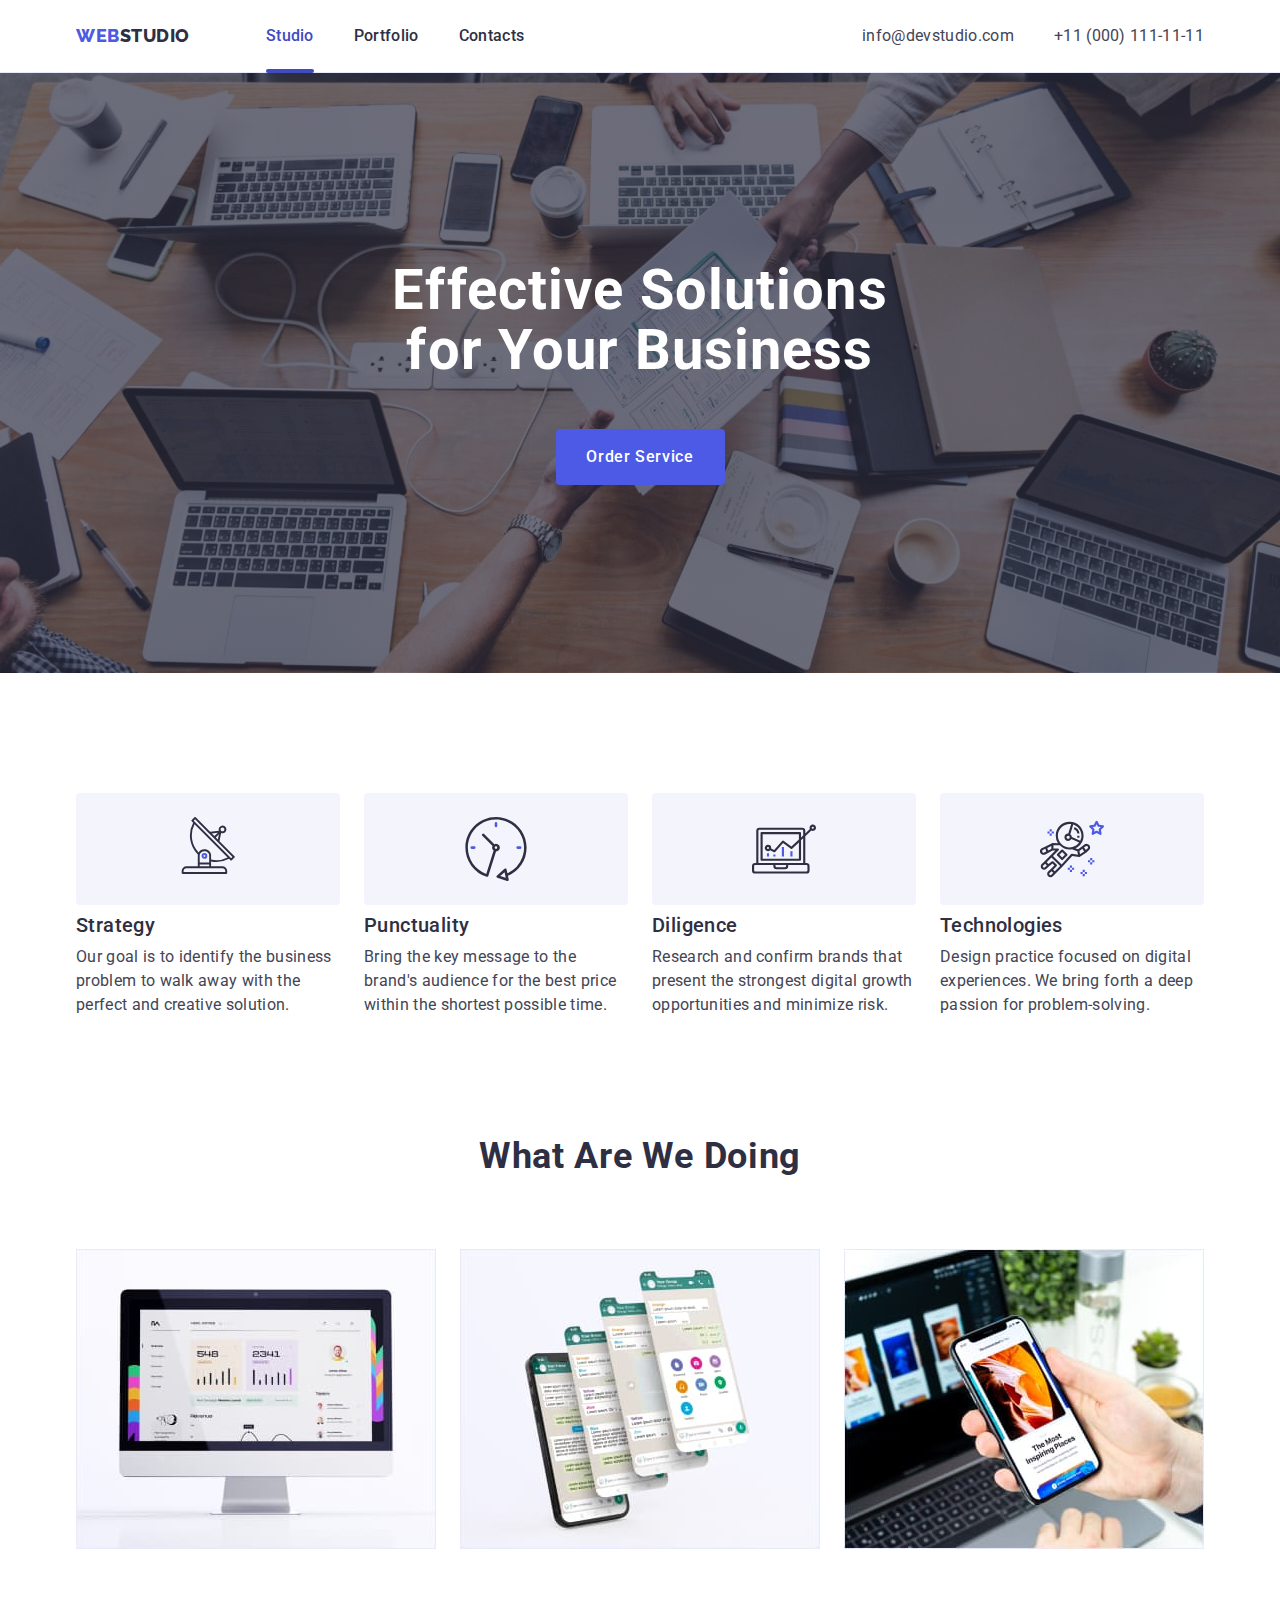
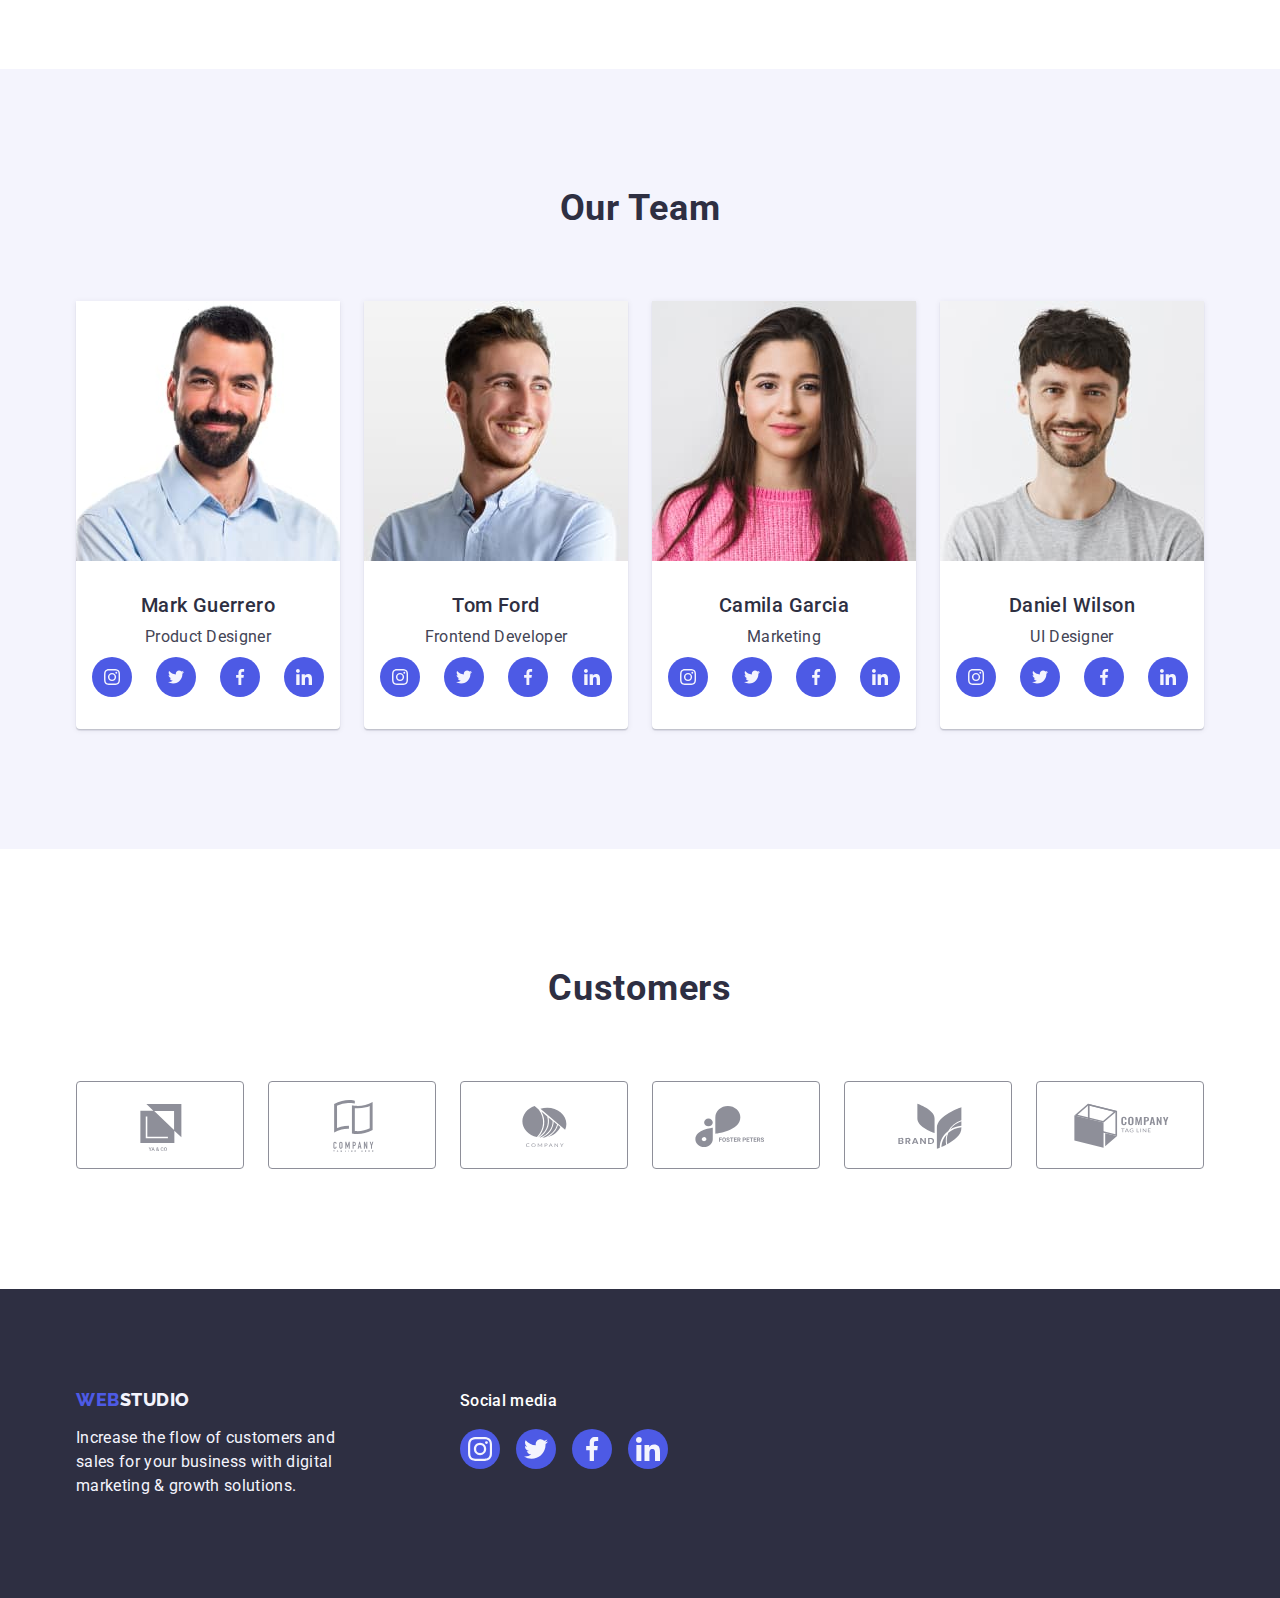
<file: index.html>
<!DOCTYPE html>
<html lang="en">

<head>
    <meta charset="UTF-8">
    <meta http-equiv="X-UA-Compatible" content="IE=edge">
    <meta name="viewport" content="width=device-width, initial-scale=1.0">
    <title>WebStudio</title>
    <link rel="preconnect" href="https://fonts.googleapis.com">
    <link rel="preconnect" href="https://fonts.gstatic.com" crossorigin>
    <link href="https://fonts.googleapis.com/css2?family=Raleway:wght@800&family=Roboto:wght@400;500;700&display=swap"
        rel="stylesheet">
    <link rel="stylesheet"
        href="https://cdnjs.cloudflare.com/ajax/libs/modern-normalize/2.0.0/modern-normalize.min.css">
    <link rel="stylesheet" href="./css/styles.css">
</head>

<body>
    <header class="page-header header">
        <div class="container header-container">
            <nav class="header-nav">
                <a class="logotepy-link link">Web<span class="logo">Studio</span></a>
                <ul class="site-nav list">
                    <li class="header-item"><a href="./index.html" class="header-link link current">Studio</a></li>
                    <li class="header-item"><a href="./portfolio.html" class="header-link link">Portfolio</a></li>
                    <li class="header-item"><a href="" class="header-link link">Contacts</a></li>
                </ul>
            </nav>

            <address class="page-adress">
                <ul class="auth-nav list">
                    <li class="adress-item"><a href="mailto:info@devstudio.com"
                            class="header-adress-link link">info@devstudio.com</a>
                    </li>
                    <li class="adress-item"><a href="tel:+110001111111" class="header-adress-link link">+11 (000)
                            111-11-11</a>
                    </li>
                </ul>
            </address>
        </div>
    </header>

    <main>
        <!--section1 -->
        <section class="section-hero list">
            <div class="container container-hero">
                <h1 class="hero-title">Effective Solutions
                    for Your Business</h1>
                <button type="button" class="hero-link-btn" data-modal-open>Order Service</button>
            </div>
        </section>
        <!--section2 -->
        <section class="section-visuali">
            <div class="container container-text">
                <h2 class="visuali-hidden">Happy</h2>
                <ul class="list list-text">
                    <li class="list-item">
                        <div class="icon">
                            <svg width="64" height="64">
                                <use href="./images/icons.svg#icon-antenna"></use>
                            </svg>
                        </div>
                        <h3 class="subtitle">Strategy</h3>
                        <p class="text">
                            Our goal is to identify the business
                            problem to walk away with the perfect and creative solution.
                        </p>
                    </li>
                    <li class="list-item">
                        <div class="icon">
                            <svg width="64" height="64">
                                <use href="./images/icons.svg#icon-clock"></use>
                            </svg>
                        </div>
                        <h3 class="subtitle">Punctuality</h3>
                        <p class="text">
                            Bring the key message to the brand's audience for the best price within the shortest
                            possible time.
                        </p>
                    </li>
                    <li class="list-item">
                        <div class="icon">
                            <svg width="64" height="64">
                                <use href="./images/icons.svg#icon-diagram"></use>
                            </svg>
                        </div>
                        <h3 class="subtitle">Diligence</h3>
                        <p class="text">
                            Research and confirm brands that present the strongest digital growth opportunities and
                            minimize risk.
                        </p>
                    </li>
                    <li class="list-item">
                        <div class="icon">
                            <svg width="64" height="64">
                                <use href="./images/icons.svg#icon-astronaut"></use>
                            </svg>
                        </div>
                        <h3 class="subtitle">Technologies</h3>
                        <p class="text">
                            Design practice focused on digital experiences. We bring forth a deep passion for
                            problem-solving.
                        </p>
                    </li>
                </ul>
            </div>
        </section>
        <!--section3-->
        <section class="section-doing">
            <div class="container page-doing">
                <h2 class="title-page caption-page">What are we doing</h2>
                <ul class="list list-imeges">
                    <li class="image-item">
                        <img src="./images/computer.jpg" class="image-one-item" alt="computer" width="360" height="300">
                    </li>
                    <li class="image-item">
                        <img src="./images/telephone.jpg" class="image-two-item" alt="telephone" width="360"
                            height="300">
                    </li>
                    <li class="image-item">
                        <img src="./images/laptop-and-telephone.jpg" class="image-three-item" alt="laptop and telephone"
                            width="360" height="300">
                    </li>
                </ul>
            </div>
        </section>
        <!--section4-->
        <section class="section-team">
            <div class="container">
                <h2 class="title-page">Our Team</h2>
                <ul class="list-items">
                    <li class="team-item">
                        <img src="./images/MarkGuerrero.jpg" class="image-one-item" alt="photo Mark Guerrero"
                            width="264" height="260">

                        <div class="team-info">
                            <h3 class="team-item-title">Mark Guerrero</h3>
                            <p class="team-item-text">Product Designer</p>
                            <ul class="soc-list list">
                                <li class="soc-item list">
                                    <a href="" class="link soc-link" target="_blank" rel="noopener noreferrer">
                                        <svg class="team-soc-icon" width="16" height="16">
                                            <use href="./images/icons.svg#icon-instagram"></use>
                                        </svg>
                                    </a>
                                </li>
                                <li class="soc-item list">
                                    <a href="" class="link soc-link" target="_blank" rel="noopener noreferrer">
                                        <svg class="team-soc-icon" width="16" height="16">
                                            <use href="./images/icons.svg#icon-twitter"></use>
                                        </svg>
                                    </a>
                                </li>
                                <li class="soc-item list">
                                    <a href="" class="link soc-link" target="_blank" rel="noopener noreferrer">
                                        <svg class="team-soc-icon" width="16" height="16">
                                            <use href="./images/icons.svg#icon-facebook"></use>
                                        </svg>
                                    </a>
                                </li>
                                <li class="soc-item list">
                                    <a href="" class="link soc-link" target="_blank" rel="noopener noreferrer">
                                        <svg class="team-soc-icon" width="16" height="16">
                                            <use href="./images/icons.svg#icon-linkedin"></use>
                                        </svg>
                                    </a>
                                </li>
                            </ul>
                        </div>
                    </li>

                    <li class="team-item">
                        <img src="./images/TomFord.jpg" class="image-two-item" alt="photo Tom Ford" width="264"
                            height="260">
                        <div class="team-info">
                            <h3 class="team-item-title">Tom Ford</h3>
                            <p class="team-item-text">Frontend Developer</p>
                            <ul class="soc-list list">
                                <li class="soc-item list">
                                    <a href="" class="link soc-link" target="_blank" rel="noopener noreferrer">
                                        <svg class="team-soc-icon" width="16" height="16">
                                            <use href="./images/icons.svg#icon-instagram"></use>
                                        </svg>
                                    </a>
                                </li>
                                <li class="soc-item list">
                                    <a href="" class="link soc-link" target="_blank" rel="noopener noreferrer">
                                        <svg class="team-soc-icon" width="16" height="16">
                                            <use href="./images/icons.svg#icon-twitter"></use>
                                        </svg>
                                    </a>
                                </li>
                                <li class="soc-item list">
                                    <a href="" class="link soc-link" target="_blank" rel="noopener noreferrer">
                                        <svg class="team-soc-icon" width="16" height="16">
                                            <use href="./images/icons.svg#icon-facebook"></use>
                                        </svg>
                                    </a>
                                </li>
                                <li class="soc-item list">
                                    <a href="" class="link soc-link" target="_blank" rel="noopener noreferrer">
                                        <svg class="team-soc-icon" width="16" height="16">
                                            <use href="./images/icons.svg#icon-linkedin"></use>
                                        </svg>
                                    </a>
                                </li>
                            </ul>
                        </div>
                    </li>

                    <li class="team-item">
                        <img src="./images/CamilaGarcia.jpg" class="image-three-item" alt="photo Camila Garcia"
                            width="264" height="260">
                        <div class="team-info">
                            <h3 class="team-item-title">Camila Garcia</h3>
                            <p class="team-item-text"> Marketing</p>
                            <ul class="soc-list list">
                                <li class="soc-item list">
                                    <a href="" class="link soc-link" target="_blank" rel="noopener noreferrer">
                                        <svg class="team-soc-icon" width="16" height="16">
                                            <use href="./images/icons.svg#icon-instagram"></use>
                                        </svg>
                                    </a>
                                </li>
                                <li class="soc-item list">
                                    <a href="" class="link soc-link" target="_blank" rel="noopener noreferrer">
                                        <svg class="team-soc-icon" width="16" height="16">
                                            <use href="./images/icons.svg#icon-twitter"></use>
                                        </svg>
                                    </a>
                                </li>
                                <li class="soc-item list">
                                    <a href="" class="link soc-link" target="_blank" rel="noopener noreferrer">
                                        <svg class="team-soc-icon" width="16" height="16">
                                            <use href="./images/icons.svg#icon-facebook"></use>
                                        </svg>
                                    </a>
                                </li>
                                <li class="soc-item list">
                                    <a href="" class="link soc-link" target="_blank" rel="noopener noreferrer">
                                        <svg class="team-soc-icon" width="16" height="16">
                                            <use href="./images/icons.svg#icon-linkedin"></use>
                                        </svg>
                                    </a>
                                </li>
                            </ul>
                        </div>
                    </li>

                    <li class="team-item">
                        <img src="./images/DanielWilson.jpg" class="image-four-item" alt="photo Daniel Wilson"
                            width="264" height="260">
                        <div class="team-info">
                            <h3 class="team-item-title">Daniel Wilson</h3>
                            <p class="team-item-text">UI Designer</p>
                            <ul class="soc-list list">
                                <li class="soc-item list">
                                    <a href="" class="link soc-link" target="_blank" rel="noopener noreferrer">
                                        <svg class="team-soc-icon" width="16" height="16">
                                            <use href="./images/icons.svg#icon-instagram"></use>
                                        </svg>
                                    </a>
                                </li>
                                <li class="soc-item list">
                                    <a href="" class="link soc-link" target="_blank" rel="noopener noreferrer">
                                        <svg class="team-soc-icon" width="16" height="16">
                                            <use href="./images/icons.svg#icon-twitter"></use>
                                        </svg>
                                    </a>
                                </li>
                                <li class="soc-item list">
                                    <a href="" class="link soc-link" target="_blank" rel="noopener noreferrer">
                                        <svg class="team-soc-icon" width="16" height="16">
                                            <use href="./images/icons.svg#icon-facebook"></use>
                                        </svg>
                                    </a>
                                </li>
                                <li class="soc-item list">
                                    <a href="" class="link soc-link" target="_blank" rel="noopener noreferrer">
                                        <svg class="team-soc-icon" width="16" height="16">
                                            <use href="./images/icons.svg#icon-linkedin"></use>
                                        </svg>
                                    </a>
                                </li>
                            </ul>
                        </div>
                    </li>
                </ul>
            </div>
        </section>
        <!-- section 5 -->
        <section class="section-customers">
            <div class="container">
                <h2 class="title-page">Customers</h2>
                <ul class="list list-customers">
                    <li class="customer-item">
                        <a class="link customer-link" href="">
                            <svg class="customer-icon" width="104" height="56">
                                <use href="./images/icons.svg#icon-Logo"> </use>
                            </svg>
                        </a>
                    </li>
                    <li class="customer-item">
                        <a class="link customer-link" href="">
                            <svg class="customer-icon" width="104" height="56">
                                <use href="./images/icons.svg#icon-Logo-1"> </use>
                            </svg>
                        </a>
                    </li>
                    <li class="customer-item">
                        <a class="link customer-link" href="">
                            <svg class="customer-icon" width="104" height="56">
                                <use href="./images/icons.svg#icon-Logo-2"> </use>
                            </svg>
                        </a>
                    </li>
                    <li class="customer-item">
                        <a class="link customer-link" href="">
                            <svg class="customer-icon" width="104" height="56">
                                <use href="./images/icons.svg#icon-Logo-3"> </use>
                            </svg>
                        </a>
                    </li>
                    <li class="customer-item">
                        <a class="link customer-link" href="">
                            <svg class="customer-icon" width="104" height="56">
                                <use href="./images/icons.svg#icon-Logo-4"> </use>
                            </svg>
                        </a>
                    </li>
                    <li class="customer-item">
                        <a class="link customer-link" href="">
                            <svg class="customer-icon" width="104" height="56">
                                <use href="./images/icons.svg#icon-Logo-5"> </use>
                            </svg>
                        </a>
                    </li>
                </ul>
            </div>
        </section>
    </main>

    <footer class="page-footer">
        <div class="container footer-container">
            <div class="tex-footer-container">
                <a class="logotepy-link-footer link">Web<span class="logo-footer">Studio</span></a>
                <p class="text-footer">Increase the flow of customers and sales for your business with digital marketing
                    &
                    growth solutions.</p>
            </div>

            <div class="soc-footer-container">
                <p class="soc-text-footer">Social media</p>
                <ul class="soc-footer-list list">
                    <li class="footer-item">
                        <a href="" class="soc-footer-link link" target="_blank" rel="noopener noreferrer">
                            <svg class="soc-footer-icon" width="24" height="24">
                                <use href="./images/icons.svg#icon-instagram"></use>
                            </svg>
                        </a>
                    </li>

                    <li class="footer-item">
                        <a href="" class="soc-footer-link link" target="_blank" rel="noopener noreferrer">
                            <svg class="soc-footer-icon" width="24" height="24">
                                <use href="./images/icons.svg#icon-twitter"></use>
                            </svg>
                        </a>
                    </li>

                    <li class="footer-item">
                        <a href="" class="soc-footer-link link" target="_blank" rel="noopener noreferrer">
                            <svg class="soc-footer-icon" width="24" height="24">
                                <use href="./images/icons.svg#icon-facebook"></use>
                            </svg>
                        </a>
                    </li>

                    <li class="footer-item">
                        <a href="" class="soc-footer-link link" target="_blank" rel="noopener noreferrer">
                            <svg class="soc-footer-icon" width="24" height="24">
                                <use href="./images/icons.svg#icon-linkedin"></use>
                            </svg>
                        </a>
                    </li>
                </ul>
            </div>
        </div>
    </footer>

    <div class="backdrop is-hidden" data-modal>
        <div class="modal">
            <button type="button" class="modal-close" data-modal-close>
                <svg class="modal-close-icon" width="8" height="8">
                    <use href="./images/icons.svg#icon-close-black-18dp-2-1"> </use>
                </svg>
            </button>
        </div>
    </div>
    <script src="./js/modal.js"></script>
</body>

</html>
</file>
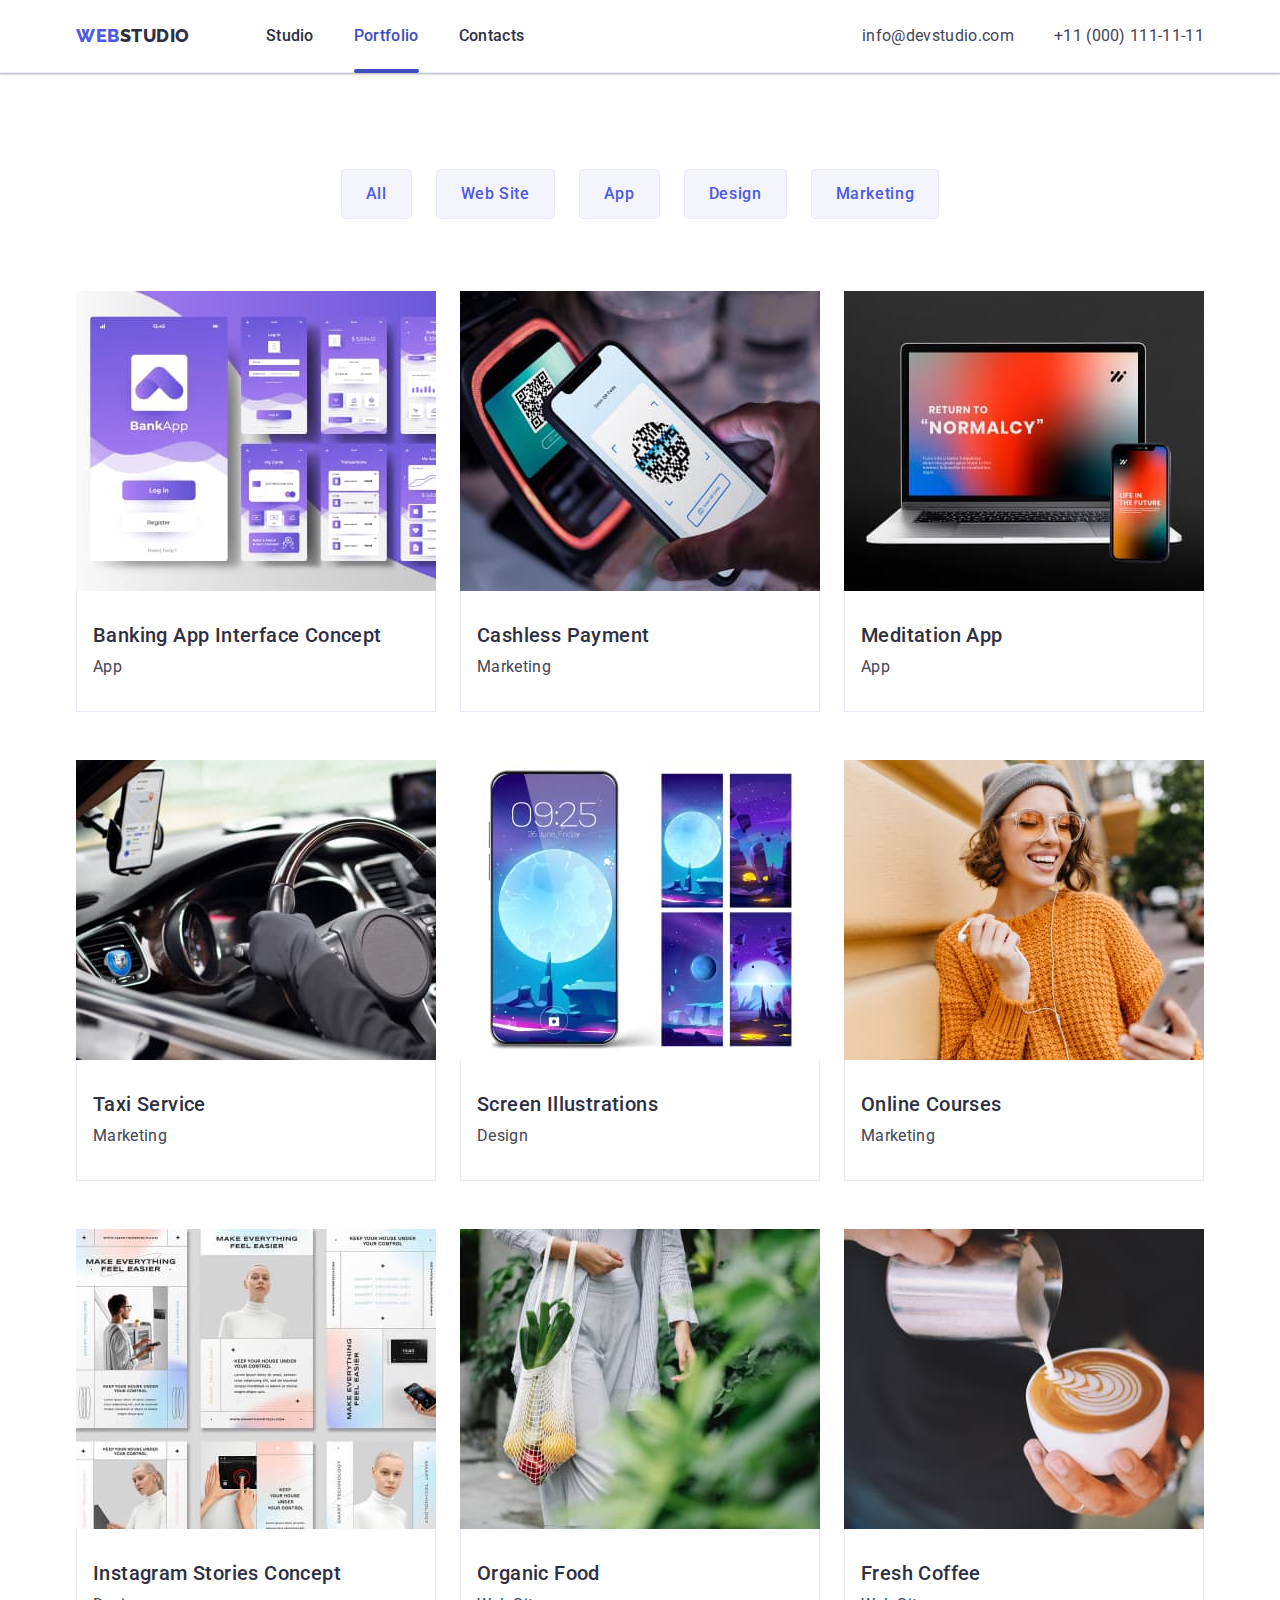
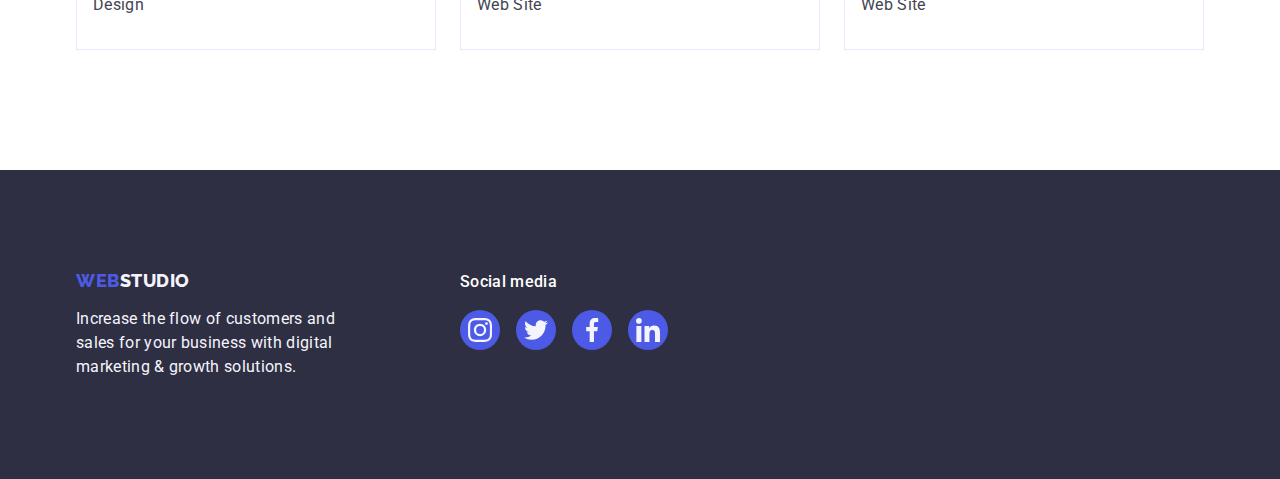
<file: portfolio.html>
<!DOCTYPE html>
<html lang="en">

<head>
    <meta charset="UTF-8">
    <meta http-equiv="X-UA-Compatible" content="IE=edge">
    <meta name="viewport" content="width=device-width, initial-scale=1.0">
    <title>WebStudio</title>
    <link rel="preconnect" href="https://fonts.googleapis.com">
    <link rel="preconnect" href="https://fonts.gstatic.com" crossorigin>
    <link href="https://fonts.googleapis.com/css2?family=Raleway:wght@800&family=Roboto:wght@400;500;700&display=swap"
        rel="stylesheet">
    <link rel="stylesheet"
        href="https://cdnjs.cloudflare.com/ajax/libs/modern-normalize/2.0.0/modern-normalize.min.css">
    <link rel="stylesheet" href="./css/styles.css">
</head>

<body>
    <header class="page-header header">
        <div class="container header-container">
            <nav class="header-nav">
                <a class="logotepy-link link">Web<span class="logo">Studio</span></a>
                <ul class="site-nav list">
                    <li class="header-item"><a href="./index.html" class="header-link link">Studio</a></li>
                    <li class="header-item"><a href="./portfolio.html" class="header-link link current">Portfolio</a>
                    </li>
                    <li class="header-item"><a href="" class="header-link link">Contacts</a></li>
                </ul>
            </nav>

            <address class="page-adress">
                <ul class="auth-nav list">
                    <li class="adress-item"><a href="mailto:info@devstudio.com"
                            class="header-adress-link link">info@devstudio.com</a>
                    </li>
                    <li class="adress-item"><a href="tel:+110001111111" class="header-adress-link link">+11 (000)
                            111-11-11</a>
                    </li>
                </ul>
            </address>
        </div>
    </header>

    <main>
        <!-- section -->
        <section class="section-filters">
            <div class="container">
                <h1 class="visuali-hidden">My portfolio</h1>
                <ul class="list list-filters">
                    <li> <button type="button" class="filter-link-btn">All</button>
                    <li> <button type="button" class="filter-link-btn">Web Site</button>
                    <li> <button type="button" class="filter-link-btn">App</button>
                    <li> <button type="button" class="filter-link-btn">Design</button>
                    <li> <button type="button" class="filter-link-btn">Marketing</button>
                    </li>
                </ul>
                <ul class="list list-portfolio">
                    <li class="portfolio-item">
                        <a class="link portfolio-link" href="">
                            <div class="portfolio-wrap">
                                <img src="./images/banking.jpg" class="image-one-item" alt="banking" width="360"
                                    height="300">
                                <p class="portfolio-text">14 Stylish and User-Friendly App Design Concepts · Task
                                    Manager
                                    App · Calorie Tracker App · Exotic Fruit Ecommerce App ·
                                    Cloud Storage App</p>
                            </div>
                            <div class="portfolio-info">
                                <h2 class="portfolio-item-title">Banking App Interface Concept</h2>
                                <p class="text">App</p>
                            </div>
                        </a>
                    </li>
                    <li class="portfolio-item">
                        <a class="link portfolio-link" href="">
                            <div class="portfolio-wrap">
                                <img src="./images/cashless.jpg" class="image-two-item" alt="Cashless" width="360"
                                    height="300">
                                <p class="portfolio-text">14 Stylish and User-Friendly App Design Concepts · Task
                                    Manager
                                    App · Calorie Tracker App · Exotic Fruit Ecommerce App ·
                                    Cloud Storage App</p>
                            </div>
                            <div class="portfolio-info">
                                <h2 class="portfolio-item-title">Cashless Payment</h2>
                                <p class="text">Marketing</p>
                            </div>
                        </a>
                    </li>
                    <li class="portfolio-item">
                        <a class="link portfolio-link" href="">
                            <div class="portfolio-wrap">
                                <img src="./images/meditation.jpg" class="image-three-item" alt="Meditation App"
                                    width="360" height="300">
                                <p class="portfolio-text">14 Stylish and User-Friendly App Design Concepts · Task
                                    Manager
                                    App · Calorie Tracker App · Exotic Fruit Ecommerce App ·
                                    Cloud Storage App</p>
                            </div>
                            <div class="portfolio-info">
                                <h2 class="portfolio-item-title">Meditation App</h2>
                                <p class="text">App</p>
                            </div>
                        </a>
                    </li>
                    <li class="portfolio-item">
                        <a class="link portfolio-link" href="">
                            <div class="portfolio-wrap">
                                <img src="./images/taxi.jpg" class="image-four-item" alt="Taxi Service" width="360"
                                    height="300">
                                <p class="portfolio-text">14 Stylish and User-Friendly App Design Concepts · Task
                                    Manager
                                    App · Calorie Tracker App · Exotic Fruit Ecommerce App ·
                                    Cloud Storage App</p>
                            </div>
                            <div class="portfolio-info">
                                <h2 class="portfolio-item-title">Taxi Service</h2>
                                <p class="text">Marketing</p>
                            </div>
                        </a>
                    </li>
                    <li class="portfolio-item">
                        <a class="link portfolio-link" href="">
                            <div class="portfolio-wrap">
                                <img src="./images/screen.jpg" class="image-five-item" alt="Screen Illustrations"
                                    width="360" height="300">
                                <p class="portfolio-text">14 Stylish and User-Friendly App Design Concepts · Task
                                    Manager
                                    App · Calorie Tracker App · Exotic Fruit Ecommerce App ·
                                    Cloud Storage App</p>
                            </div>
                            <div class="portfolio-info">
                                <h2 class="portfolio-item-title">Screen Illustrations</h2>
                                <p class="text">Design</p>
                            </div>
                        </a>
                    </li>
                    <li class="portfolio-item">
                        <a class="link portfolio-link" href="">
                            <div class="portfolio-wrap">
                                <img src="./images/online.jpg" class="image-six-item" alt="Online Courses" width="360"
                                    height="300">
                                <p class="portfolio-text">14 Stylish and User-Friendly App Design Concepts · Task
                                    Manager
                                    App · Calorie Tracker App · Exotic Fruit Ecommerce App ·
                                    Cloud Storage App</p>
                            </div>
                            <div class="portfolio-info">
                                <h2 class="portfolio-item-title">Online Courses</h2>
                                <p class="text">Marketing</p>
                            </div>
                        </a>
                    </li>
                    <li class="portfolio-item">
                        <a class="link portfolio-link" href="">
                            <div class="portfolio-wrap">
                                <img src="./images/instagram.jpg" class="image-seven-item"
                                    alt="Instagram Stories Concept" width="360" height="300">
                                <p class="portfolio-text">14 Stylish and User-Friendly App Design Concepts · Task
                                    Manager
                                    App · Calorie Tracker App · Exotic Fruit Ecommerce App ·
                                    Cloud Storage App</p>
                            </div>
                            <div class="portfolio-info">
                                <h2 class="portfolio-item-title">Instagram Stories Concept</h2>
                                <p class="text">Design</p>
                            </div>
                        </a>
                    </li>
                    <li class="portfolio-item">
                        <a class="link portfolio-link" href="">
                            <div class="portfolio-wrap">
                                <img src="./images/organic.jpg" class="image-eight-item" alt="Organic Food" width="360"
                                    height="300">
                                <p class="portfolio-text">14 Stylish and User-Friendly App Design Concepts · Task
                                    Manager
                                    App · Calorie Tracker App · Exotic Fruit Ecommerce App ·
                                    Cloud Storage App</p>
                            </div>
                            <div class="portfolio-info">
                                <h2 class="portfolio-item-title">Organic Food</h2>
                                <p class="text">Web Site</p>
                            </div>
                        </a>
                    </li>
                    <li class="portfolio-item">
                        <a class="link portfolio-link" href="">
                            <div class="portfolio-wrap">
                                <img src="./images/coffee.jpg" class="image-nine-item" alt="Fresh Coffee" width="360"
                                    height="300">
                                <p class="portfolio-text">14 Stylish and User-Friendly App Design Concepts · Task
                                    Manager
                                    App · Calorie Tracker App · Exotic Fruit Ecommerce App ·
                                    Cloud Storage App</p>
                            </div>
                            <div class="portfolio-info">
                                <h2 class="portfolio-item-title">Fresh Coffee</h2>
                                <p class="text">Web Site</p>
                            </div>
                        </a>
                    </li>
                </ul>
            </div>
        </section>
    </main>

    <footer class="page-footer">
        <div class="container footer-container">
            <div class="tex-footer-container">
                <a class="logotepy-link-footer link">Web<span class="logo-footer">Studio</span></a>
                <p class="text-footer">Increase the flow of customers and sales for your business with digital marketing
                    &
                    growth solutions.</p>
            </div>

            <div class="soc-footer-container">
                <p class="soc-text-footer">Social media</p>
                <ul class="soc-footer-list list">
                    <li class="footer-item">
                        <a href="" class="soc-footer-link link" target="_blank" rel="noopener noreferrer">
                            <svg class="soc-footer-icon" width="24" height="24">
                                <use href="./images/icons.svg#icon-instagram"></use>
                            </svg>
                        </a>
                    </li>

                    <li class="footer-item">
                        <a href="" class="soc-footer-link link" target="_blank" rel="noopener noreferrer">
                            <svg class="soc-footer-icon" width="24" height="24">
                                <use href="./images/icons.svg#icon-twitter"></use>
                            </svg>
                        </a>
                    </li>

                    <li class="footer-item">
                        <a href="" class="soc-footer-link link" target="_blank" rel="noopener noreferrer">
                            <svg class="soc-footer-icon" width="24" height="24">
                                <use href="./images/icons.svg#icon-facebook"></use>
                            </svg>
                        </a>
                    </li>

                    <li class="footer-item">
                        <a href="" class="soc-footer-link link" target="_blank" rel="noopener noreferrer">
                            <svg class="soc-footer-icon" width="24" height="24">
                                <use href="./images/icons.svg#icon-linkedin"></use>
                            </svg>
                        </a>
                    </li>
                </ul>
            </div>
        </div>
    </footer>




</body>

</html>
</file>
<file: css/styles.css>
:root {
   --logo-color: #4D5AE5;
   --text-color: #2E2F42;
   --adress-color: #434455;
   --background-color: #ffffff;
   --button-colos-active: #404bbf;
   --button-border-portfolio: #e7e9fc;
   --background-seclion-four: #F4F4FD;
   --logo-color-footer: #F4F4FD;
   --customer-color: #8E8F99;
}

body {
   font-family: "Roboto", sans-serif;
   color: var(--adress-color);
   background-color: var(--background-color);
}

.list {
   list-style: none;
   display: flex;
   margin: 0;
   padding: 0;
}

.link {
   text-decoration: none
}

* {
   box-sizing: border-box;
}

.container {
   width: 1158px;
   padding: 0 15px;
   margin: 0 auto;
}

h1,
h2,
h3,
h4,
h5,
h6 {
   margin: 0 auto;
}

p,
ul,
li {
   padding: 0;
   margin: 0;
}

/* HEDER nav */

/* -------------обводка */
/* .container {
   outline: 2px solid red;
}

*/
/* .page-header {
   border-bottom: 1px solid red;
}

.site-nav li {
   outline: 1px solid red;
}

.auth-nav li {
   outline: 1px solid red;
} */

*/

/* ----------конец обводки */
.page-header {
   display: flex;

}

.header {
   border-bottom: 1px solid #e7e9fc;
   box-shadow: 0px 2px 1px rgba(46, 47, 66, 0.08),
      0px 1px 1px rgba(46, 47, 66, 0.16),
      0px 1px 6px rgba(46, 47, 66, 0.08);
}

.header-container {
   display: flex;
   align-items: center;
   margin: 0 auto;
}

.header-nav {
   display: flex;
   align-items: center;
}

.site-nav {
   display: flex;
}

.auth-nav {
   display: flex;
   gap: 40px;

}

.logotepy-link {
   margin-right: 76px;

   font-family: 'Raleway', sans-serif;
   font-weight: 800;
   font-size: 18px;
   line-height: 1.17;
   letter-spacing: 0.03em;
   text-transform: uppercase;
   color: var(--logo-color);
}

.logo {
   color: var(--text-color);

}

.header-item {
   margin-right: 40px;
}

.header-item:last-child {
   margin-right: 0px;
}

.header-link {
   font-weight: 500;
   font-size: 16px;
   line-height: 1.5;
   letter-spacing: 0.02em;
   color: var(--text-color);
   position: relative;

   display: block;
   padding: 24px 0;

   transition-property: color;
   transition-duration: 250ms;
   transition-timing-function: cubic-bezier(0.4, 0, 0.2, 1);
}

.header-link::after {
   content: "";
   position: absolute;
   left: 0;
   bottom: -1px;

   opacity: 0;
   width: 100%;
   height: 4px;
   border-radius: 2px;
   background-color: var(--button-colos-active);

   transition-property: background-color, border-radius;
   transition-duration: 250ms;
   transition-timing-function: cubic-bezier(0.4, 0, 0.2, 1);
}

.header-link:is(:hover, :focus),
.header-link.current {
   color: var(--button-colos-active);
}

.header-link:hover::after,
.header-link:focus::after,
.header-link.current::after {
   opacity: 1;
   background-origin: -1px;
}

.page-adress {
   margin-left: auto;
   font-style: normal
}

.header-adress-link {
   font-style: normal;
   font-size: 16px;
   line-height: 1.5;
   letter-spacing: 0.02em;
   color: var(--adress-color);
   padding: 24px 0;

   transition-property: color;
   transition-duration: 250ms;
   transition-timing-function: cubic-bezier(0.4, 0, 0.2, 1);
}

.header-adress-link:is(:hover, :focus) {
   color: var(--button-colos-active);
}



/* section1 HERO*/
.section-hero {
   padding-top: 188px;
   padding-bottom: 188px;
   background-color: var(--text-color);
   background-image: linear-gradient(rgba(46, 47, 66, 0.7), rgba(46, 47, 66, 0.7)),
      url(..//images/people-office.jpg);
   max-width: 1440px;
   background-repeat: no-repeat;
   background-position: center;
   background-size: cover;
   margin-left: auto;
   margin-right: auto;

}

.container-hero {
   display: flex;
   flex-direction: column;
   align-items: center;
}

.hero-title {
   margin-left: auto;
   margin-right: auto;
   max-width: 496px;
   margin-bottom: 48px;

   font-weight: 700;
   font-size: 56px;
   line-height: 1.07;
   text-align: center;
   letter-spacing: 0.02em;
   color: var(--background-color);
}

.hero-link-btn {
   min-width: 169px;
   height: 56px;

   font-family: inherit;
   font-weight: 500;
   font-size: 16px;
   line-height: 1.5;
   display: block;
   letter-spacing: 0.04em;
   color: #ffffff;
   background-color: #4D5AE5;
   text-decoration: none;

   cursor: pointer;
   border-radius: 4px;
   border-color: transparent;
   /* padding: 16px, 32px; */
   text-align: center;
   border: none;

   transition: background-color 250ms cubic-bezier(0.4, 0, 0.2, 1);
}

.hero-link-btn:is(:hover, :focus) {
   background-color: #404BBF;
}

/* section2 */

/* ----------------обводка----- */
/* .list-text li {
   outline: 1px solid red;
} */

/* ---------конец обводки------- */
.section-visuali {
   padding: 120px 0;
}

.container-text {
   display: flex;
   flex-direction: column;
   justify-content: center;
   align-items: center;
}

.visuali-hidden {
   position: absolute;
   width: 1px;
   height: 1px;
   margin: -1px;
   border: 0;
   padding: 0;
   white-space: nowrap;
   clip-path: inset(100%);
   clip: rect(0 0 0 0);
   overflow: hidden;
}

.list-text {
   display: flex;
   gap: 24px;
}


.list-item {
   max-width: 264px;
   width: calc((100% - 72px) / 4);
}

.icon {
   display: flex;
   height: 112px;
   border-radius: 4px;
   background-color: #F4F4FD;
   align-items: center;
   justify-content: center;
   background-repeat: no-repeat;

   margin-bottom: 8px;
}

.subtitle {
   font-weight: 500;
   font-size: 20px;
   line-height: 1.2;
   letter-spacing: 0.02em;
   color: var(--text-color);
   margin-top: 8px;
   margin-bottom: 8px;
}

.text {
   font-size: 16px;
   line-height: 1.5;
   letter-spacing: 0.02em;
   color: var(--adress-color);
}

/* title page */
.title-page {
   font-weight: 700;
   font-size: 36px;
   line-height: 1.11;
   text-align: center;
   letter-spacing: 0.02em;
   text-transform: capitalize;
   color: var(--text-color);
   margin-bottom: 72px;
}

/* section3 */
.section-doing {
   padding-bottom: 120px;
}

.page-doing {
   display: block;
}

.caption-page {
   margin-top: 0;
   margin-bottom: 72px;

}

.list-imeges {
   gap: 24px;
}

.image-item {
   display: block;
   width: calc((100% - 48px) / 3);
}

.image-one-item,
.image-two-item,
.image-three-item,
.image-four-item,
.image-five-item,
.image-six-item,
.image-seven-item,
.image-eight-item,
.image-nine-item {
   display: block;
}

/* section4 */

.section-team {
   padding: 120px 0;
   background-color: var(--background-seclion-four);
}

.title-page {
   margin-bottom: 72px;
}

.list-items {
   display: flex;
   gap: 24px;
}

.team-item {
   background-color: var(--background-color);
   box-shadow: 0px 1px 6px rgba(46, 47, 66, 0.08), 0px 1px 1px rgba(46, 47, 66, 0.16), 0px 2px 1px rgba(46, 47, 66, 0.08);
   border-radius: 0px 0px 4px 4px;

   display: block;
   flex-direction: column;
   flex-shrink: 0;
   width: calc((100% - 72px) / 4);
}


.team-info {
   display: flex;
   flex-direction: column;
   justify-content: center;
}

.team-item-title {
   margin-top: 32px;
   margin-bottom: 8px;

   font-weight: 500;
   font-size: 20px;
   line-height: 1.2;
   letter-spacing: 0.02em;
   color: var(--text-color);
   text-align: center;

}

.team-item-text {
   font-size: 16px;
   line-height: 1.5;
   letter-spacing: 0.02em;
   color: var(--adress-color);
   text-align: center;
   margin-bottom: 8px;
}

.soc-list {
   display: flex;
   gap: 24px;
   justify-content: center;
   align-items: center;
   margin-bottom: 32px;
}

.soc-item {
   width: 40px;
   height: 40px;
}

.soc-link {
   width: 100%;
   height: 100%;
   background-color: #4D5AE5;
   border-radius: 50%;
   display: flex;
   align-items: center;
   justify-content: center;
   color: #4D5AE5;

   transition: background-color 250ms cubic-bezier(0.4, 0, 0.2, 1);
}

.team-soc-icon {
   fill: #F4F4FD;
}

.soc-link:hover,
.soc-link:focus {
   background-color: #404bbf;
}

/* section 5 */
.section-customers {
   padding-top: 120px;
   padding-bottom: 120px;
}


.list-customers {
   display: flex;
   gap: 24px;
}

.customer-item {
   width: calc((100% - 120px) / 6);
   height: 88px;
}

.customer-link {
   width: 100%;
   height: 100%;
   border: 1px solid var(--customer-color);
   border-radius: 4px;
   display: flex;
   align-items: center;
   justify-content: center;
   color: var(--customer-color);

   transition-property: color, border-color;
   transition-duration: 250ms;
   transition-timing-function: cubic-bezier(0.4, 0, 0.2, 1);
}

.customer-icon {
   width: 104px;
   height: 56px;
   fill: currentColor;
}

.customer-link:is(:hover, :focus) {
   border-color: var(--button-colos-active);
   color: var(--button-colos-active);
}


/* footer */
.page-footer {
   padding: 100px 0;
   background: var(--text-color);
}

.footer-container {
   display: flex;
   align-items: baseline;
}

.tex-footer-container {
   margin-right: 120px;
}

.logotepy-link-footer {
   display: inline-block;
   margin-bottom: 16px;

   font-family: 'Raleway', sans-serif;
   font-weight: 800;
   font-size: 18px;
   line-height: 1.17;
   letter-spacing: 0.03em;
   text-transform: uppercase;
   color: var(--logo-color);
}

.logo-footer {
   color: var(--logo-color-footer);
}

.text-footer {
   width: 264px;

   font-size: 16px;
   line-height: 1.5;
   letter-spacing: 0.02em;
   color: var(--background-seclion-four);
}

.soc-footer-container {
   width: 208px;
}

.soc-text-footer {
   margin-bottom: 16px;

   font-weight: 500;
   font-size: 16px;
   line-height: 1.5;
   letter-spacing: 0.02em;
   color: var(--background-color);

   display: flex;
   align-items: center;
}

.soc-footer-list {
   display: flex;
   gap: 16px;
   align-items: center;
}

.footer-item {
   width: 40px;
   height: 40px;
}

.soc-footer-link {
   width: 100%;
   height: 100%;
   background-color: #4D5AE5;
   border-radius: 50%;
   display: flex;
   align-items: center;
   justify-content: center;
   color: #F4F4FD;

   transition: background-color 250ms cubic-bezier(0.4, 0, 0.2, 1);
}

.soc-footer-icon {
   fill: currentColor;
}

.soc-footer-link:hover,
.soc-footer-link:focus {
   background-color: #31d0aa;
}


/*-------- PORTFOLIO PAGE --------*/

/* section */
.section-filters {
   padding-top: 96px;
   padding-bottom: 120px;
}

.list-filters {
   margin-bottom: 72px;
   justify-content: center;
   gap: 24px;
}

.filter-link-btn {
   display: block;
   border-color: transparent;
   padding: 12px 24px;

   font-family: "Roboto", sans-serif;
   font-weight: 500;
   font-size: 16px;
   line-height: 1.5;
   align-items: center;
   text-align: center;
   text-decoration: none;
   letter-spacing: 0.04em;

   color: #4d5ae5;
   background-color: #F4F4FD;
   border: 1px solid #E7E9FC;
   cursor: pointer;
   border-radius: 4px;

   transition: color 250ms cubic-bezier(0.4, 0, 0.2, 1), background-color 250ms cubic-bezier(0.4, 0, 0.2, 1), border-color 250ms cubic-bezier(0.4, 0, 0.2, 1), box-shadow 250ms cubic-bezier(0.4, 0, 0.2, 1);
}

.filter-link-btn:is(:hover, :focus) {
   color: #FFFFFF;
   background-color: #404BBF;
   border: 1px solid #E7E9FC;
   border: 1px solid transparent;
   cursor: pointer;
   box-shadow: 0px 3px 1px rgba(0, 0, 0, 0.1), 0px 2px 1px rgba(0, 0, 0, 0.08), 0px 2px 2px rgba(0, 0, 0, 0.12);
}


.list-portfolio {
   display: flex;
   flex-wrap: wrap;
   column-gap: 24px;
   row-gap: 48px;
   justify-content: center;
   align-content: center;
}

.portfolio-item {
   width: calc((100% - 48px) / 3);
}

.portfolio-link:hover .portfolio-text,
.portfolio-link:focus .portfolio-text {
   transform: translateY(0);
}

.portfolio-link {
   display: block;
   transition: box-shadow 250ms cubic-bezier(0.4, 0, 0.2, 1);
}

.portfolio-text {
   position: absolute;
   top: 0;

   font-size: 16px;
   line-height: 1.5;
   letter-spacing: 0.02em;
   color: var(--background-seclion-four);

   padding: 40px 32px;
   background-color: var(--logo-color);
   height: 100%;
   transform: translateY(100%);
   transition: transform 250ms cubic-bezier(0.4, 0, 0.2, 1);
}

.portfolio-wrap {
   position: relative;
   overflow: hidden;
}

.portfolio-info {
   padding: 32px 16px;
   border: 1px solid var(--button-border-portfolio);
   border-top: none;
}

.portfolio-item-title {
   margin-bottom: 8px;

   font-weight: 500;
   font-size: 20px;
   line-height: 1.2;
   letter-spacing: 0.02em;
   color: var(--text-color);
}

.portfolio-link:is(:hover, :focus) {
   display: block;
   box-shadow: 0px 1px 6px rgba(46, 47, 66, 0.08), 0px 1px 1px rgba(46, 47, 66, 0.16), 0px 2px 1px rgba(46, 47, 66, 0.08);
}

/*-------------- modal ----------*/
.backdrop {
   position: fixed;
   width: 100%;
   height: 100%;
   background-color: rgba(46, 47, 66, 0.4);
   top: 0;
   transition: opacity 250ms cubic-bezier(0.4, 0, 0.2, 1), visibility 250ms cubic-bezier(0.4, 0, 0.2, 1);
}

.modal {
   position: absolute;
   width: 408px;
   min-height: 584px;
   left: 50%;
   top: 50%;
   transform: translate(-50%, -50%) scale(1);
   transition: transform 350ms linear;

   background-color: #FCFCFC;
   box-shadow: 0px 1px 1px rgba(0, 0, 0, 0.14), 0px 1px 3px rgba(0, 0, 0, 0.12), 0px 2px 1px rgba(0, 0, 0, 0.2);
   border-radius: 4px;
   padding: 24px;
   padding-right: 24px;
   transition: transform 250ms cubic-bezier(0.4, 0, 0.2, 1);
}

.backdrop.is-hidden .modal {
   transform: translate(-50%, -50%) scale(0);
}

.modal-close {
   position: absolute;
   top: 24px;
   right: 24px;
   width: 24px;
   height: 24px;

   background-color: var(--button-border-portfolio);
   color: var(--background-color);
   border: 1px solid rgba(0, 0, 0, 0.1);
   padding: 0;
   cursor: pointer;
   border-radius: 50%;
   display: block;
   margin-left: auto;
   display: flex;
   align-items: center;
   justify-content: center;
   transition: background-color 250ms cubic-bezier(0.4, 0, 0.2, 1), border 250ms cubic-bezier(0.4, 0, 0.2, 1);
}

.modal-close:is(:hover, :focus) {
   background-color: var(--button-colos-active);
   fill: currentColor;
   border: none;
}

.modal-close-icon {
   transition: fill 250ms cubic-bezier(0.4, 0, 0.2, 1);
}

.is-hidden {
   visibility: hidden;
   opacity: 0;
   pointer-events: none;
}
</file>
